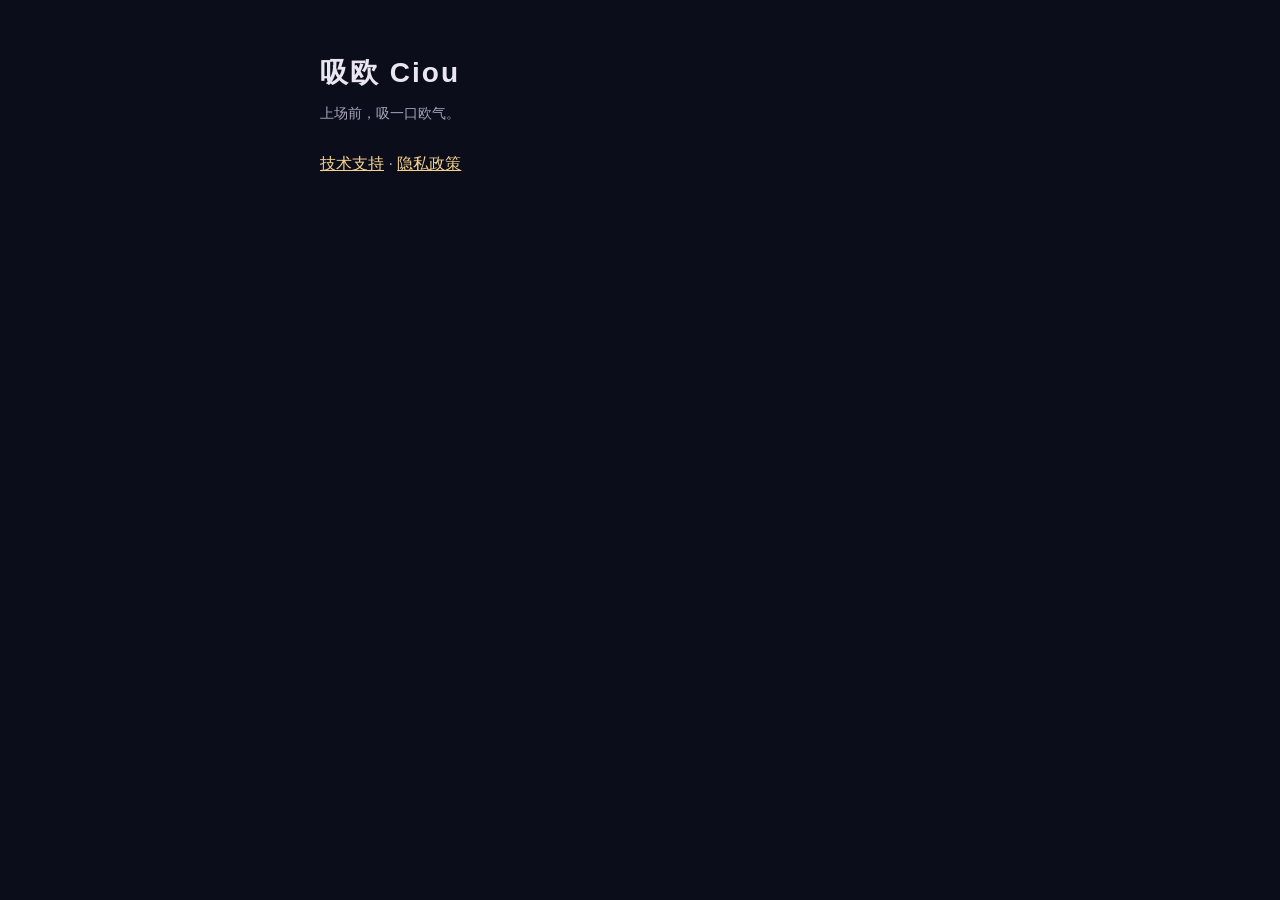
<file: index.html>
<!doctype html>
<html lang="zh-Hans">
<head><meta charset="utf-8"><meta name="viewport" content="width=device-width, initial-scale=1">
<title>吸欧 Ciou</title><link rel="stylesheet" href="style.css"></head>
<body><main>
  <h1>吸欧 Ciou</h1>
  <div class="date">上场前，吸一口欧气。</div>
  <p><a href="support.html">技术支持</a> · <a href="privacy.html">隐私政策</a></p>
</main></body></html>
</file>
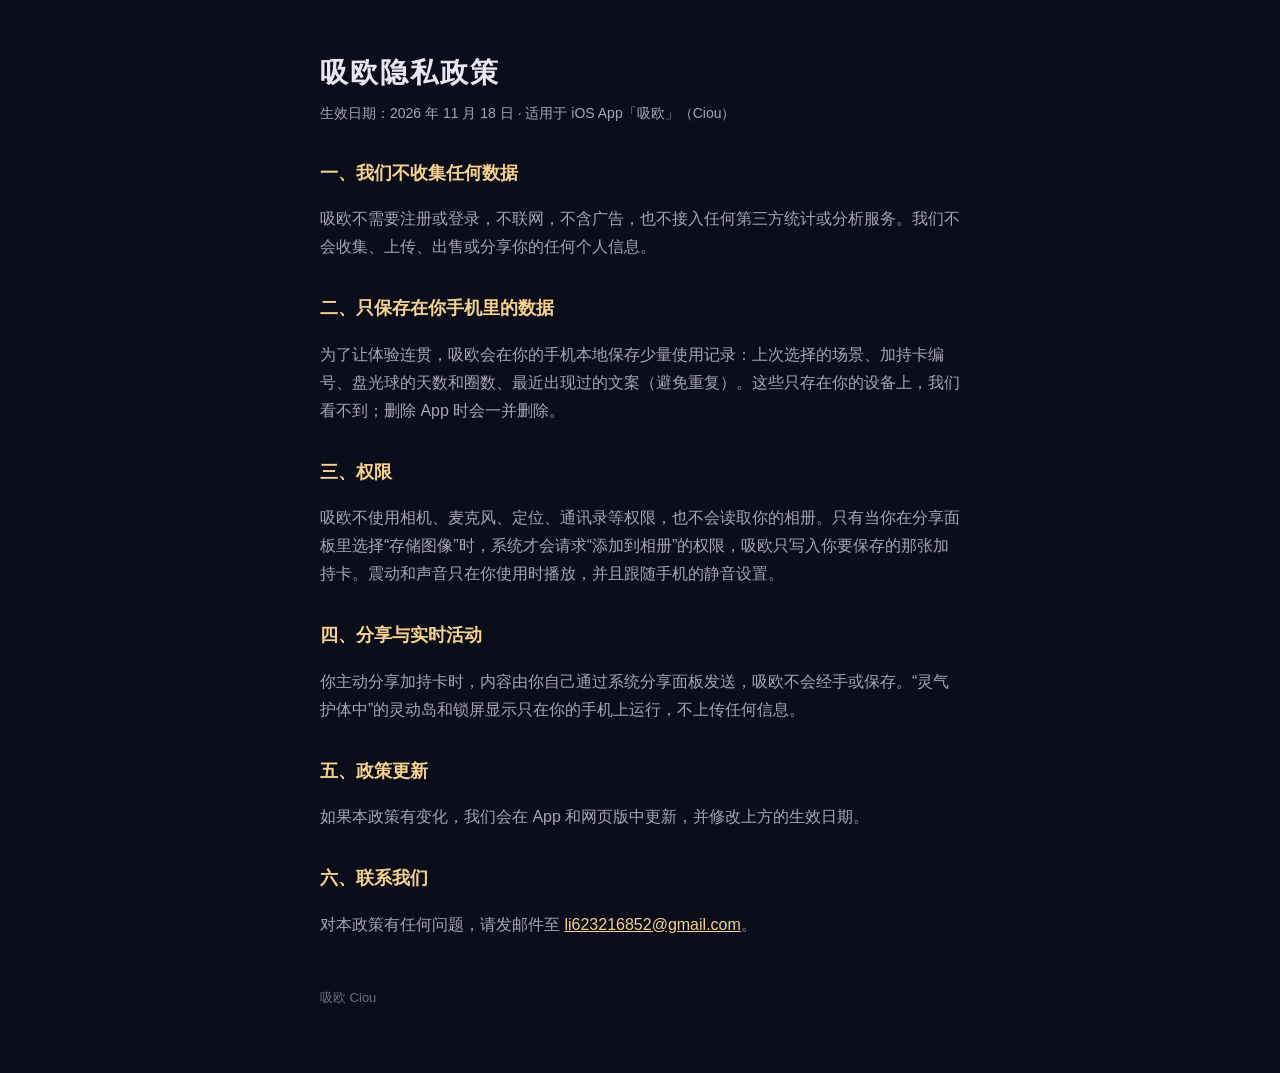
<file: privacy.html>
<!doctype html>
<html lang="zh-Hans">
<head>
<meta charset="utf-8">
<meta name="viewport" content="width=device-width, initial-scale=1">
<title>吸欧 · 隐私政策</title>
<link rel="stylesheet" href="style.css">
</head>
<body>
<main>
  <h1>吸欧隐私政策</h1>
  <div class="date">生效日期：2026 年 11 月 18 日 · 适用于 iOS App「吸欧」（Ciou）</div>

  <h2>一、我们不收集任何数据</h2>
  <p>吸欧不需要注册或登录，不联网，不含广告，也不接入任何第三方统计或分析服务。我们不会收集、上传、出售或分享你的任何个人信息。</p>

  <h2>二、只保存在你手机里的数据</h2>
  <p>为了让体验连贯，吸欧会在你的手机本地保存少量使用记录：上次选择的场景、加持卡编号、盘光球的天数和圈数、最近出现过的文案（避免重复）。这些只存在你的设备上，我们看不到；删除 App 时会一并删除。</p>

  <h2>三、权限</h2>
  <p>吸欧不使用相机、麦克风、定位、通讯录等权限，也不会读取你的相册。只有当你在分享面板里选择“存储图像”时，系统才会请求“添加到相册”的权限，吸欧只写入你要保存的那张加持卡。震动和声音只在你使用时播放，并且跟随手机的静音设置。</p>

  <h2>四、分享与实时活动</h2>
  <p>你主动分享加持卡时，内容由你自己通过系统分享面板发送，吸欧不会经手或保存。“灵气护体中”的灵动岛和锁屏显示只在你的手机上运行，不上传任何信息。</p>

  <h2>五、政策更新</h2>
  <p>如果本政策有变化，我们会在 App 和网页版中更新，并修改上方的生效日期。</p>

  <h2>六、联系我们</h2>
  <p>对本政策有任何问题，请发邮件至 <a href="mailto:li623216852@gmail.com">li623216852@gmail.com</a>。</p>

  <footer>吸欧 Ciou</footer>
</main>
</body>
</html>
</file>
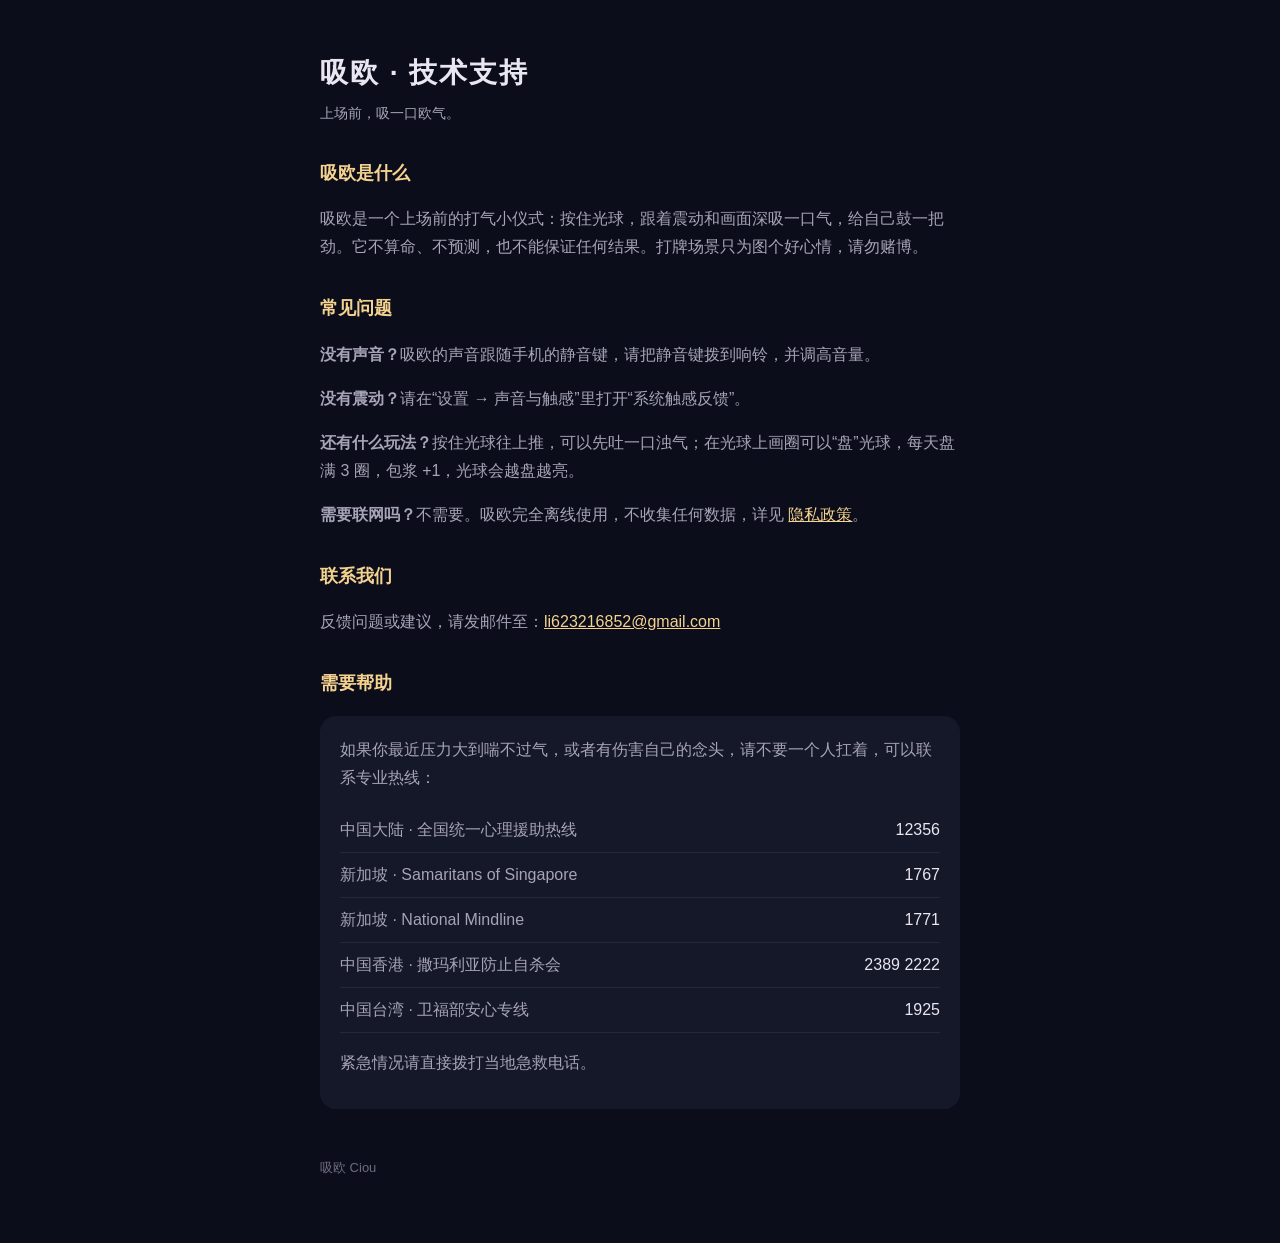
<file: support.html>
<!doctype html>
<html lang="zh-Hans">
<head>
<meta charset="utf-8">
<meta name="viewport" content="width=device-width, initial-scale=1">
<title>吸欧 · 技术支持</title>
<link rel="stylesheet" href="style.css">
</head>
<body>
<main>
  <h1>吸欧 · 技术支持</h1>
  <div class="date">上场前，吸一口欧气。</div>

  <h2>吸欧是什么</h2>
  <p>吸欧是一个上场前的打气小仪式：按住光球，跟着震动和画面深吸一口气，给自己鼓一把劲。它不算命、不预测，也不能保证任何结果。打牌场景只为图个好心情，请勿赌博。</p>

  <h2>常见问题</h2>
  <p><b>没有声音？</b>吸欧的声音跟随手机的静音键，请把静音键拨到响铃，并调高音量。</p>
  <p><b>没有震动？</b>请在“设置 → 声音与触感”里打开“系统触感反馈”。</p>
  <p><b>还有什么玩法？</b>按住光球往上推，可以先吐一口浊气；在光球上画圈可以“盘”光球，每天盘满 3 圈，包浆 +1，光球会越盘越亮。</p>
  <p><b>需要联网吗？</b>不需要。吸欧完全离线使用，不收集任何数据，详见 <a href="privacy.html">隐私政策</a>。</p>

  <h2>联系我们</h2>
  <p>反馈问题或建议，请发邮件至：<a href="mailto:li623216852@gmail.com">li623216852@gmail.com</a></p>

  <h2>需要帮助</h2>
  <div class="card">
    <p>如果你最近压力大到喘不过气，或者有伤害自己的念头，请不要一个人扛着，可以联系专业热线：</p>
    <table>
      <tr><td>中国大陆 · 全国统一心理援助热线</td><td class="num">12356</td></tr>
      <tr><td>新加坡 · Samaritans of Singapore</td><td class="num">1767</td></tr>
      <tr><td>新加坡 · National Mindline</td><td class="num">1771</td></tr>
      <tr><td>中国香港 · 撒玛利亚防止自杀会</td><td class="num">2389 2222</td></tr>
      <tr><td>中国台湾 · 卫福部安心专线</td><td class="num">1925</td></tr>
    </table>
    <p>紧急情况请直接拨打当地急救电话。</p>
  </div>

  <footer>吸欧 Ciou</footer>
</main>
</body>
</html>
</file>
<file: style.css>
:root { --bg: #0b0e1a; --card: #141829; --text: #e9e6f2; --muted: #a7a3b8; --gold: #f5d28f; }
* { box-sizing: border-box; }
body { margin: 0; background: var(--bg); color: var(--text);
  font: 16px/1.75 -apple-system, "PingFang SC", "Hiragino Sans GB", "Microsoft YaHei", sans-serif; }
main { max-width: 680px; margin: 0 auto; padding: 48px 20px 64px; }
h1 { font-size: 28px; margin: 0 0 4px; letter-spacing: 2px; }
h2 { font-size: 18px; color: var(--gold); margin: 32px 0 8px; }
p, li { color: var(--muted); }
.date { color: var(--muted); font-size: 14px; margin-bottom: 24px; }
.card { background: var(--card); border-radius: 16px; padding: 4px 20px 16px; margin-top: 16px; }
a { color: var(--gold); }
table { width: 100%; border-collapse: collapse; }
td { padding: 8px 0; border-bottom: 1px solid #23283d; color: var(--muted); }
td.num { text-align: right; color: var(--text); font-variant-numeric: tabular-nums; white-space: nowrap; }
footer { margin-top: 48px; font-size: 13px; color: #6f6b80; }
</file>
